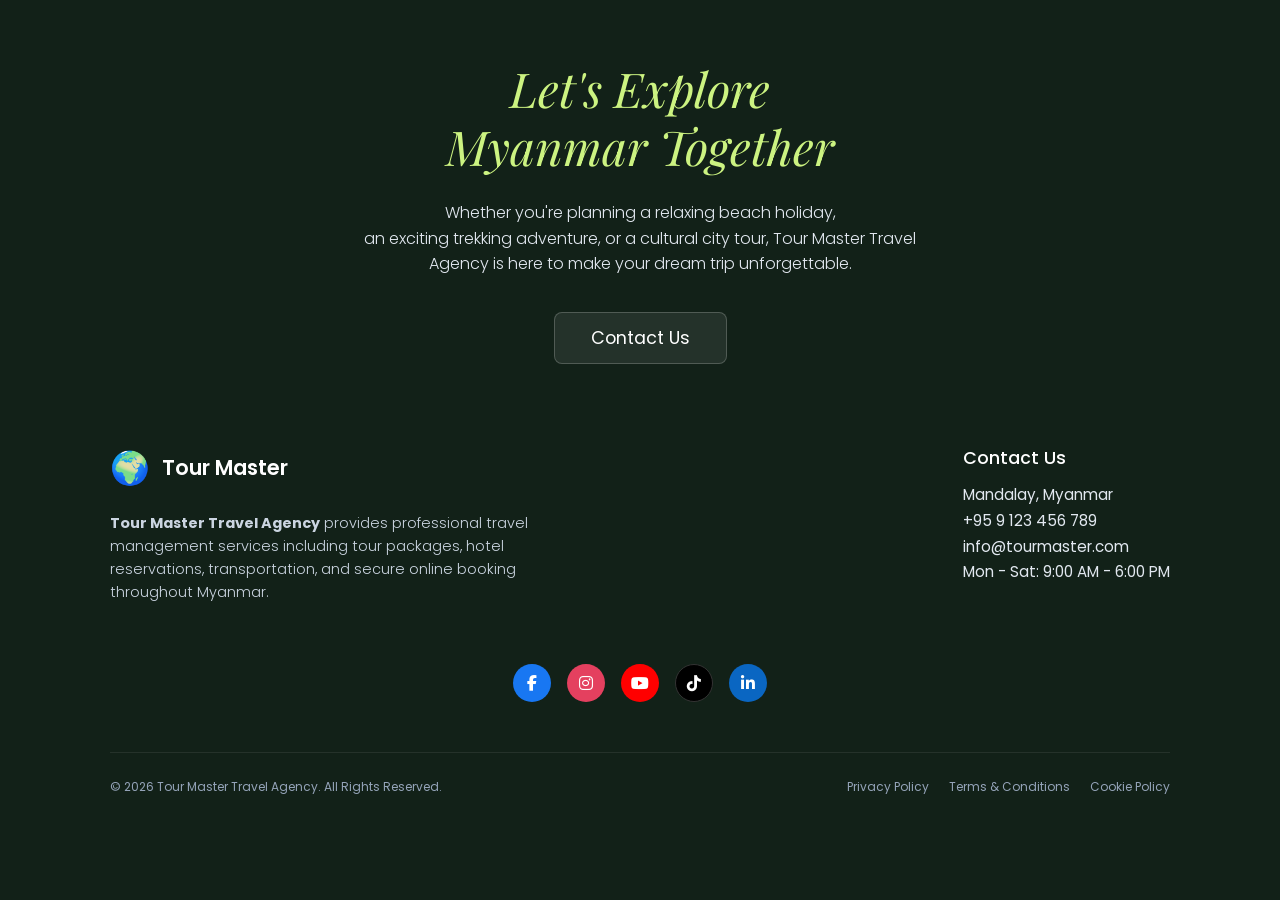
<file: contactus.html>
<!DOCTYPE html>
<html lang="my">
<head>
    <meta charset="UTF-8">
    <meta name="viewport" content="width=device-width, initial-scale=1.0">
    <title>Tour Master - Contact & Footer</title>
    <!-- Google Fonts -->
    <link rel="preconnect" href="https://fonts.googleapis.com">
    <link rel="preconnect" href="https://fonts.gstatic.com" crossorigin>
    <link href="https://fonts.googleapis.com/css2?family=Playfair+Display:ital,wght@1,400;1,600&family=Poppins:wght@300;400;500;600&display=swap" rel="stylesheet">
    <!-- FontAwesome for Social Icons -->
    <link rel="stylesheet" href="https://cdnjs.cloudflare.com/ajax/libs/font-awesome/6.4.0/css/all.min.css">
    
    <!-- CSS Link -->
    <link rel="stylesheet" href="style4.css">
</head>
<body>

    <!-- Main Footer & CTA Container -->
    <footer class="footer-section">
        
        <!-- CTA Banner Section -->
        <div class="cta-container">
            <h1 class="cta-title">Let's Explore<br>Myanmar Together</h1>
            <p class="cta-description">
                Whether you're planning a relaxing beach holiday,<br>
                an exciting trekking adventure, or a cultural city tour, Tour Master Travel<br>
                Agency is here to make your dream trip unforgettable.
            </p>
            <a href="#contact" class="btn-contact">Contact Us</a>
        </div>

        <!-- Main Footer Content -->
        <div class="footer-content" id="contact">
            <!-- Left Info Column -->
            <div class="footer-brand">
                <div class="brand-header">
                    <span class="logo-icon">🌍</span>
                    <h3 class="brand-name">Tour Master</h3>
                </div>
                <p class="brand-description">
                    <strong>Tour Master Travel Agency</strong> provides professional travel management services including tour packages, hotel reservations, transportation, and secure online booking throughout Myanmar.
                </p>
            </div>

            <!-- Right Contact Column -->
            <div class="footer-contact">
                <h4 class="contact-title">Contact Us</h4>
                <p class="contact-item">Mandalay, Myanmar</p>
                <p class="contact-item">+95 9 123 456 789</p>
                <p class="contact-item"><a href="mailto:info@tourmaster.com">info@tourmaster.com</a></p>
                <p class="contact-item">Mon - Sat: 9:00 AM - 6:00 PM</p>
            </div>
        </div>

        <!-- Social Icons Row -->
        <div class="social-links">
            <a href="#" class="social-icon facebook" title="Facebook"><i class="fab fa-facebook-f"></i></a>
            <a href="#" class="social-icon instagram" title="Instagram"><i class="fab fa-instagram"></i></a>
            <a href="#" class="social-icon youtube" title="YouTube"><i class="fab fa-youtube"></i></a>
            <a href="#" class="social-icon tiktok" title="TikTok"><i class="fab fa-tiktok"></i></a>
            <a href="#" class="social-icon linkedin" title="LinkedIn"><i class="fab fa-linkedin-in"></i></a>
        </div>

        <!-- Bottom Copyright Row -->
        <div class="footer-bottom">
            <p class="copyright">&copy; <span id="year">2026</span> Tour Master Travel Agency. All Rights Reserved.</p>
            <div class="legal-links">
                <a href="#">Privacy Policy</a>
                <a href="#">Terms & Conditions</a>
                <a href="#">Cookie Policy</a>
            </div>
        </div>

    </footer>

    <!-- JS Link -->
    <script src="script4.js"></script>
</body>
</html>
</file>
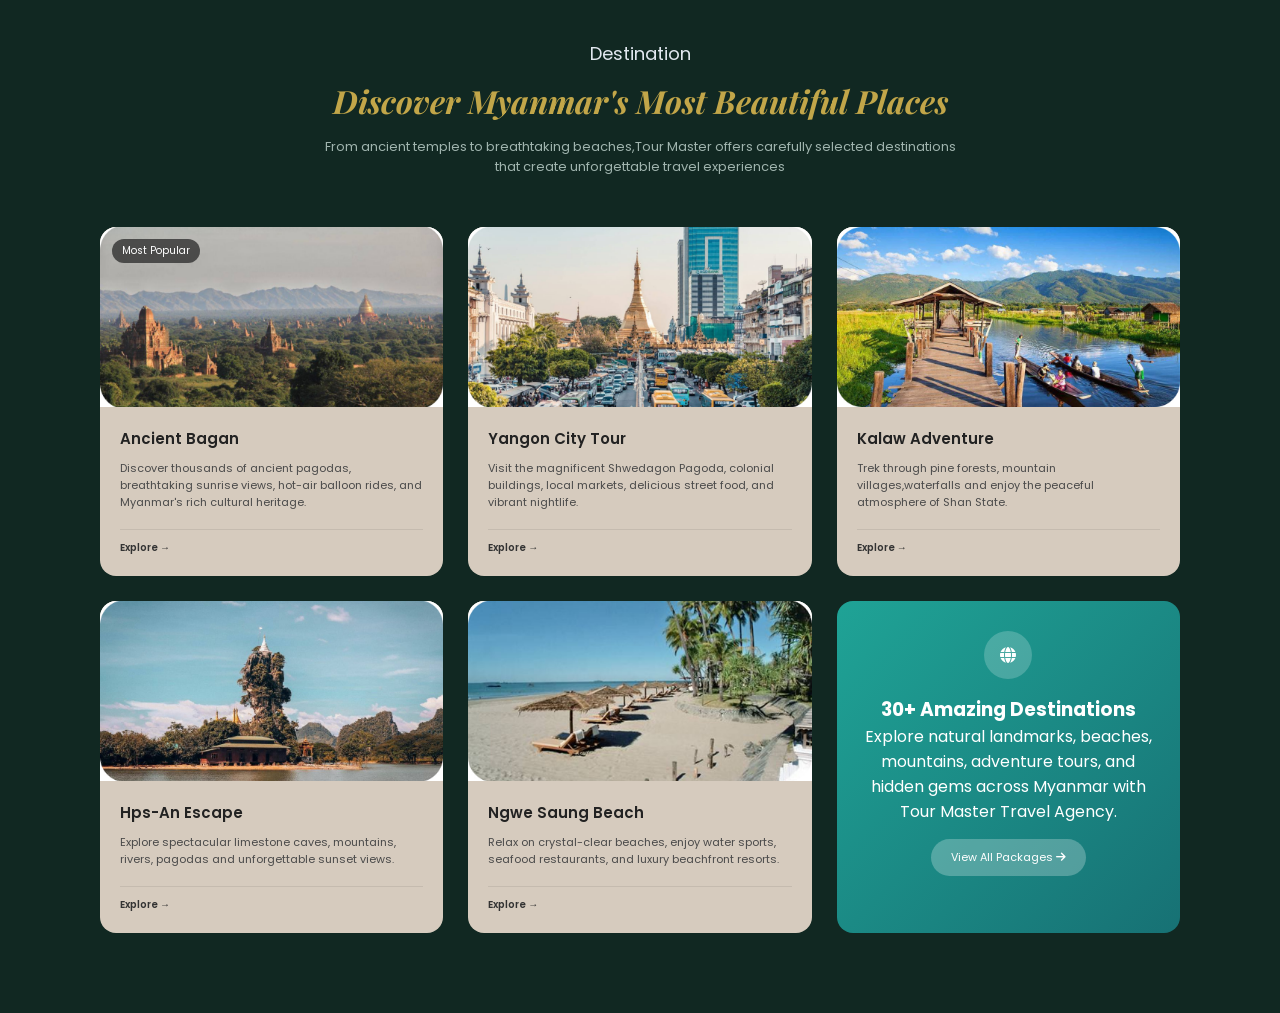
<file: destination.html>
<!DOCTYPE html>
<html lang="en">
<head>
    <meta charset="UTF-8">
    <meta name="viewport" content="width=device-width, initial-scale=1.0">
    <title>Document</title>
    <link rel="preconnect" href="https://fonts.googleapis.com">
    <link rel="preconnect" href="https://fonts.gstatic.com" crossorigin>
    <link href="https://fonts.googleapis.com/css2?family=Playfair+Display:ital,wght@1,500;1,600&family=Poppins:wght@300;400;500;600;700&display=swap" rel="stylesheet">
    <link rel="stylesheet" href="https://cdnjs.cloudflare.com/ajax/libs/font-awesome/6.5.1/css/all.min.css">
    <link rel="stylesheet" href="destination.css">
</head>
<body>
    <div class="destination-section" id="destination">
            <div class="section-header">
                <p class="section-tag">Destination</p>
                <h2 class="section-title">Discover Myanmar's Most Beautiful Places</h2>
                 <p class="section-subtitle">
                    From ancient temples to breathtaking beaches,Tour Master offers carefully selected destinations that create unforgettable travel experiences
                 </p>
            </div>
            <div class="cards-grid">
                <div class="destination-card">
                    <div class="card-img-wrapper">
                        <span class="badge">Most Popular</span>
                        <img src="p2.jpg" alt="Ancient Bagan">
                    </div>
                    <div class="card-content">
                        <h3>Ancient Bagan</h3>
                        <p>Discover thousands of ancient pagodas, breathtaking sunrise views, hot-air balloon rides, and Myanmar's rich cultural heritage.</p>
                        
                        <div class="card-footer">
                            
                            <a href="#" class="explore-link">Explore &rarr;</a>
                        </div>
                    </div>
                </div>
                <div class="destination-card">
                    <div class="card-img-wrapper">
                        <img src="p3.jpg" alt="Yangon City Tour">
                    </div>
                    <div class="card-content">
                        <h3>Yangon City Tour </h3>
                        <p>Visit the magnificent Shwedagon Pagoda, colonial buildings, local markets, delicious street food, and vibrant nightlife.</p>
                        
                        <div class="card-footer">
                            
                            <a href="#" class="explore-link">Explore &rarr;</a>
                        </div>
                    </div>
                </div>
                <div class="destination-card">
                    <div class="card-img-wrapper">
                        <img src="p4.jpg" alt="Kalaw Adventure">
                    </div>
                    <div class="card-content">
                        <h3>Kalaw Adventure </h3>
                        <p>Trek through pine forests, mountain villages,waterfalls and enjoy the peaceful atmosphere of Shan State.</p>
                        
                        <div class="card-footer">
                            
                            <a href="#" class="explore-link">Explore &rarr;</a>
                        </div>
                    </div>
                </div>
                <div class="destination-card">
                    <div class="card-img-wrapper">
                        <img src="p5.jpg" alt="Hps-An Escape">
                    </div>
                    <div class="card-content">
                        <h3>Hps-An Escape </h3>
                        <p>Explore spectacular limestone caves, mountains, rivers, pagodas and unforgettable sunset views.</p>
                        
                        <div class="card-footer">
                            
                            <a href="#" class="explore-link">Explore &rarr;</a>
                        </div>
                    </div>
                </div>
                <div class="destination-card">
                    <div class="card-img-wrapper">
                        <img src="p6.jpg" alt="Ngwe Saung Beach">
                    </div>
                    <div class="card-content">
                        <h3>Ngwe Saung Beach </h3>
                        <p>Relax on crystal-clear beaches, enjoy water sports, seafood restaurants, and luxury beachfront resorts.</p>
                        
                        <div class="card-footer">
                            
                            <a href="#" class="explore-link">Explore &rarr;</a>
                        </div>
                    </div>
                </div>
                <div class="promo-card">
                    <div class="promo-content">
                        <div class="promo-icon-circle">
                            <i class="fa-solid fa-globe"></i>
                        </div>
                        <h3>30+ Amazing Destinations </h3>
                        <p>Explore natural landmarks, beaches, mountains, adventure tours, and hidden gems across Myanmar with Tour Master Travel Agency.</p>
                        <a href="#packages" class="btn-promo">
                            View All Packages <i class="fa-solid fa-arrow-right"></i>
                        </a>
                    </div>
                </div>
            </div>
        </div>
        <script src="script.js"></script>
    
</body>
</html>
</file>
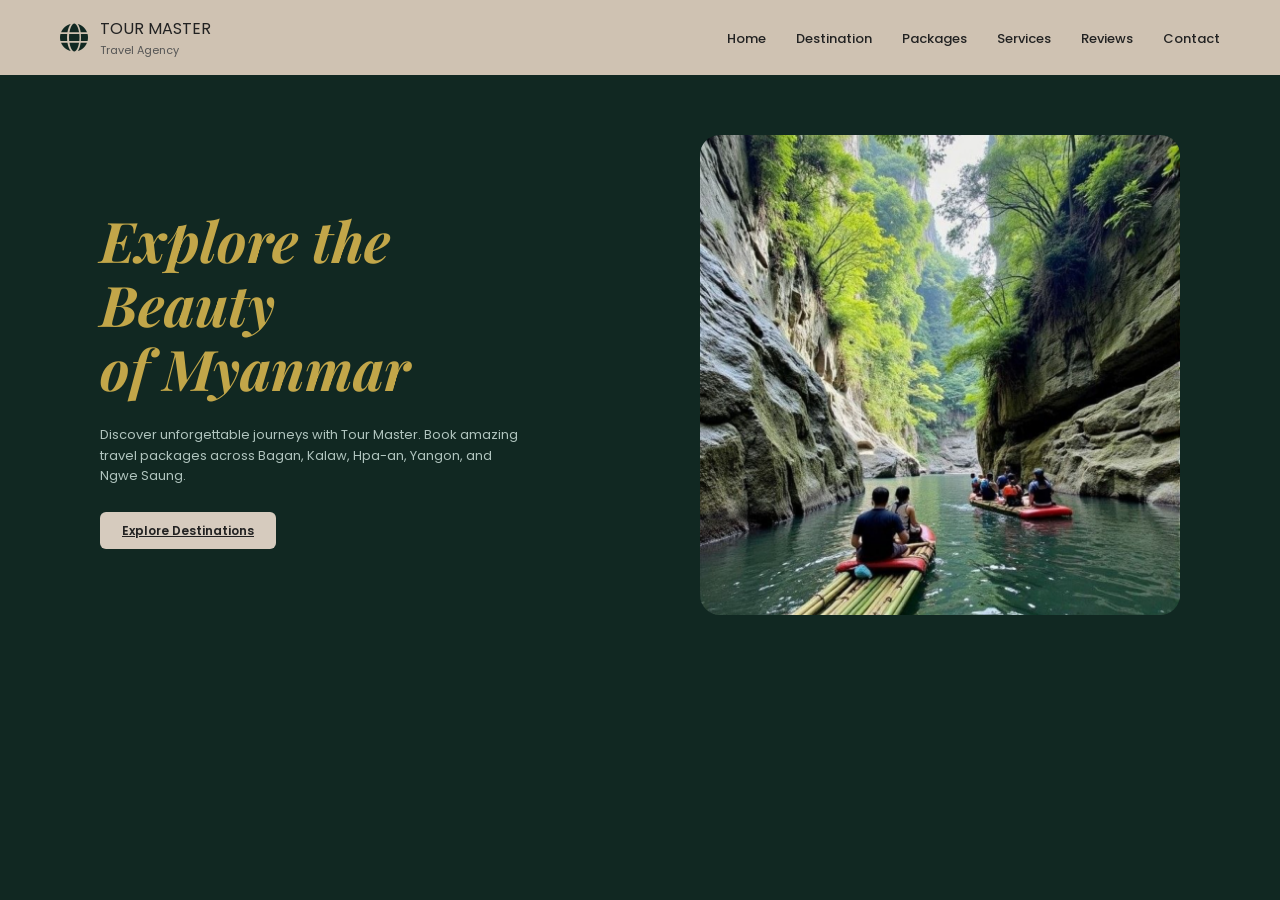
<file: home.html>
<!DOCTYPE html>
<html lang="en">
<head>
    <meta charset="UTF-8">
    <meta name="viewport" content="width=device-width, initial-scale=1.0">
    <title>Tour Master - Home</title>
    <link rel="preconnect" href="https://fonts.googleapis.com">
    <link rel="preconnect" href="https://fonts.gstatic.com" crossorigin>
    <link href="https://fonts.googleapis.com/css2?family=Playfair+Display:ital,wght@1,500;1,600&family=Poppins:wght@300;400;500;600;700&display=swap" rel="stylesheet">
    <link rel="stylesheet" href="https://cdnjs.cloudflare.com/ajax/libs/font-awesome/6.4.0/css/all.min.css">
    <link rel="stylesheet" href="home.css">
</head>
<body>

    <header class="navbar">
        <div class="logo">
            <i class="fa-solid fa-globe logo-icon"></i>
            <div class="logo-text">
                <span class="brand-name">TOUR MASTER</span>
                <span class="sub-name">Travel Agency</span>
            </div>
        </div>
        <nav>
            <ul class="nav-links">
                <li><a href="home.html" class="active">Home</a></li>
                <li><a href="destination.html">Destination</a></li>
                <li><a href="packages.html">Packages</a></li>
                <li><a href="ourservices.html">Services</a></li>
                <li><a href="reviews.html">Reviews</a></li>
                <li><a href="contactus.html">Contact</a></li>
            </ul>
        </nav>
    </header>

    <section class="hero-section" id="home">
        <div class="hero-container">
            <div class="hero-content">
                <h1 class="hero-title">Explore the<br>Beauty<br>of Myanmar</h1>
                <p class="hero-description">
                    Discover unforgettable journeys with Tour Master. Book amazing travel packages across Bagan, Kalaw, Hpa-an, Yangon, and Ngwe Saung.
                </p>
                <a href="destination.html" class="btn-primary">Explore Destinations</a>
            </div>
            <div class="hero-image-wrapper">
                <img src="p1.jpg" alt="Myanmar Adventure" class="hero-img">
            </div>
        </div>
    </section>

</body>
</html>
</file>
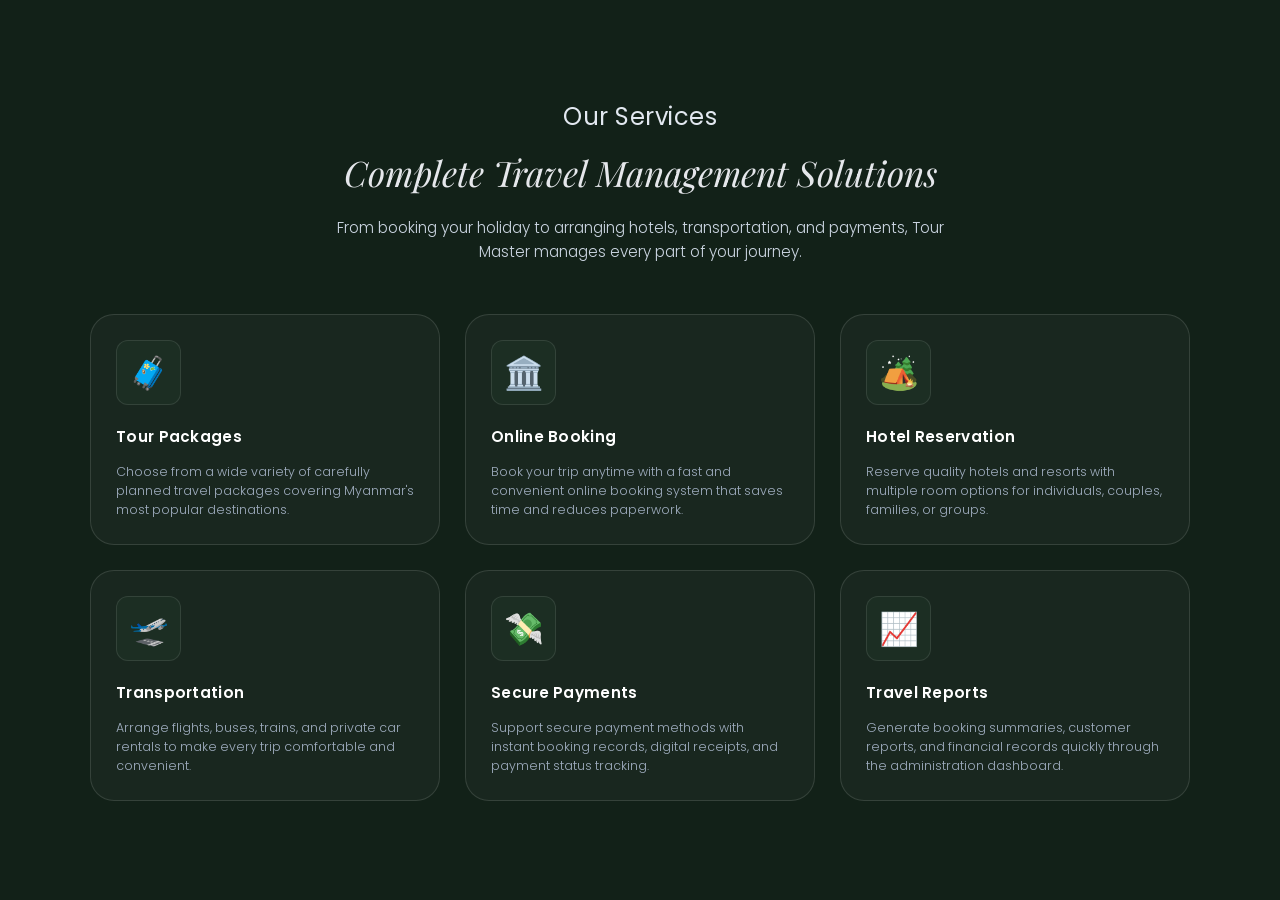
<file: ourservices.html>
<!DOCTYPE html>
<html lang="my">
<head>
    <meta charset="UTF-8">
    <meta name="viewport" content="width=device-width, initial-scale=1.0">
    <title>Our Services - Tour Master</title>
    <!-- Google Fonts -->
    <link rel="preconnect" href="https://fonts.googleapis.com">
    <link rel="preconnect" href="https://fonts.gstatic.com" crossorigin>
    <link href="https://fonts.googleapis.com/css2?family=Playfair+Display:ital,wght@1,400;1,600&family=Poppins:wght@300;400;500;600&display=swap" rel="stylesheet">
    
    <!-- CSS Link -->
    <link rel="stylesheet" href="style3.css">
</head>
<body>

    <section class="services-section">
        <!-- Header Section -->
        <h2 class="section-tag">Our Services</h2>
        <h1 class="section-title">Complete Travel Management Solutions</h1>
        <p class="section-description">
            From booking your holiday to arranging hotels, transportation, and payments, Tour Master manages every part of your journey.
        </p>

        <!-- Services Cards Container -->
        <div class="services-grid" id="servicesGrid"></div>
    </section>

    <!-- JS Link -->
    <script src="script3.js"></script>
</body>
</html>
</file>
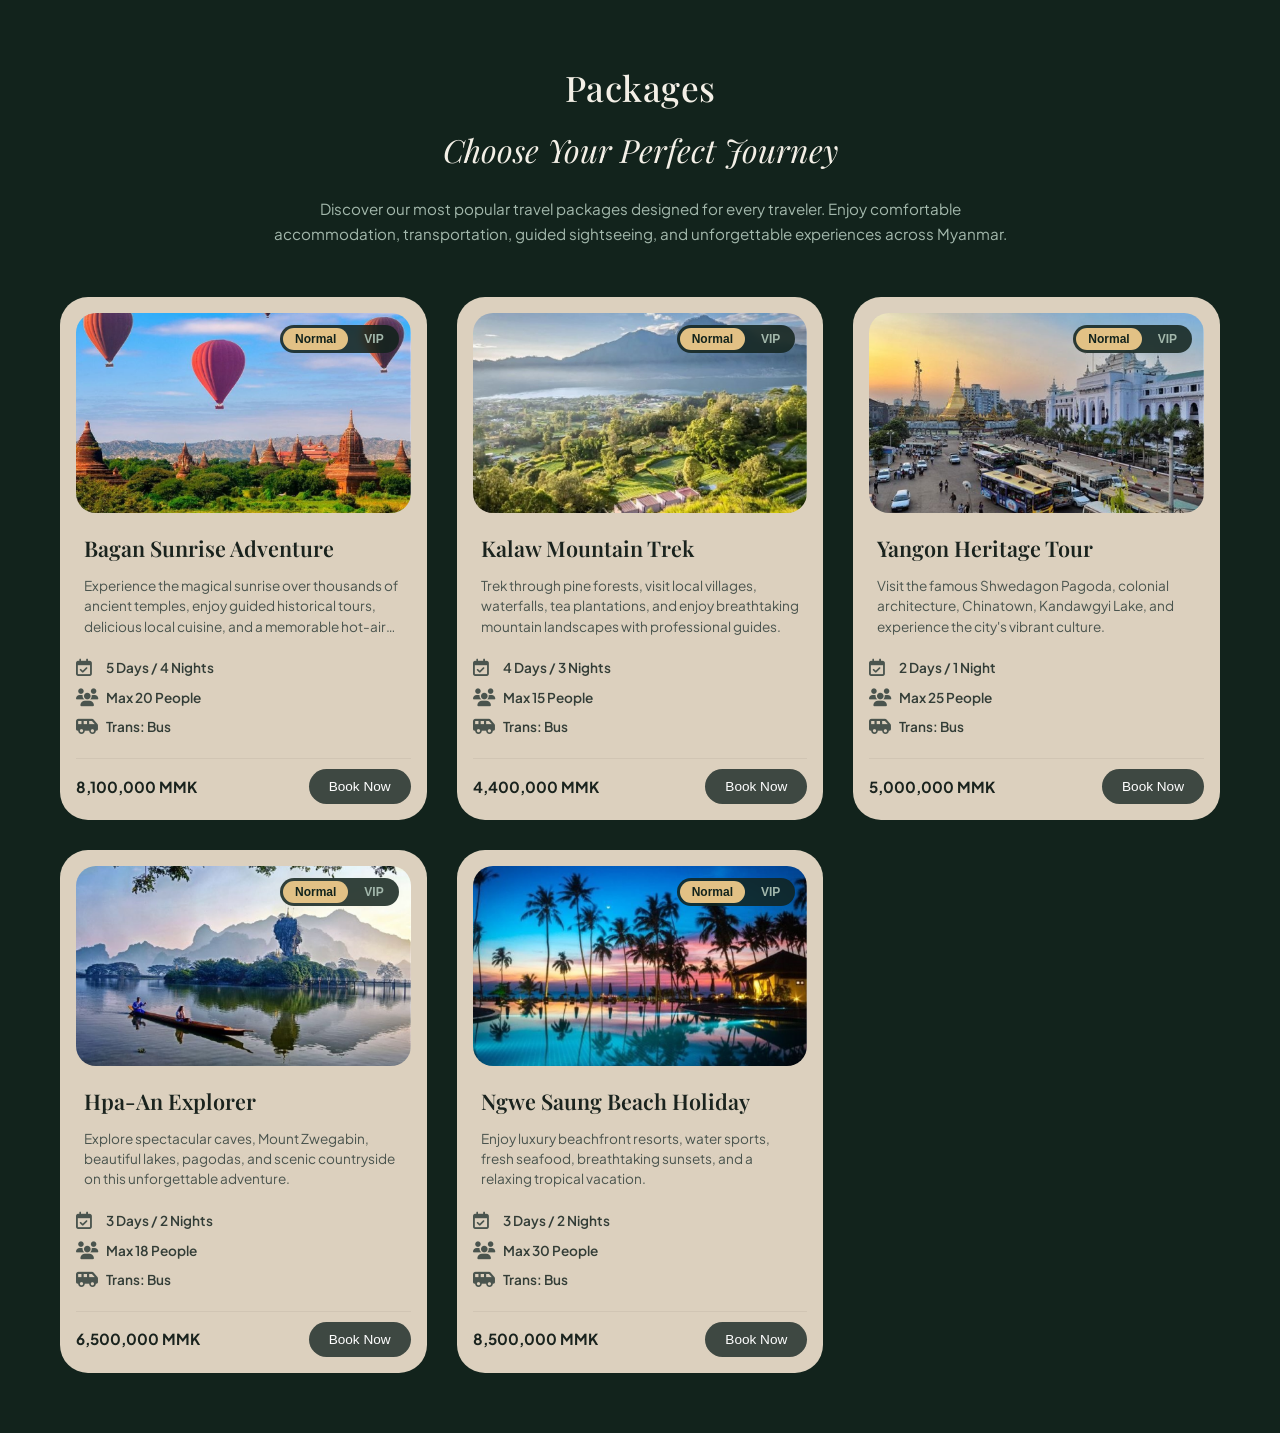
<file: packages.html>
<!DOCTYPE html>
<html lang="en">
<head>
    <meta charset="UTF-8">
    <meta name="viewport" content="width=device-width, initial-scale=1.0">
    <title>Tour Master - Travel Packages & Services</title>
    
    <!-- Google Fonts -->
    <link rel="preconnect" href="https://fonts.googleapis.com">
    <link rel="preconnect" href="https://fonts.gstatic.com" crossorigin>
    <link href="https://fonts.googleapis.com/css2?family=Playfair+Display:ital,wght@0,400..700;1,400..700&family=Plus+Jakarta+Sans:wght@300;400;500;600;700&display=swap" rel="stylesheet">
    
    <!-- FontAwesome Icons -->
    <link rel="stylesheet" href="https://cdnjs.cloudflare.com/ajax/libs/font-awesome/6.4.0/css/all.min.css">

    <!-- External CSS Link -->
    <link rel="stylesheet" href="style2.css">
</head>
<body>

    <!-- SECTION 1: PACKAGES SECTION -->
    <section class="container" id="packages-section">
        <div class="section-header">
            <h2>Packages</h2>
            <h3 class="subtitle">Choose Your Perfect Journey</h3>
            <p>Discover our most popular travel packages designed for every traveler. Enjoy comfortable accommodation, transportation, guided sightseeing, and unforgettable experiences across Myanmar.</p>
        </div>

        <!-- Dynamic Container for Package Cards -->
        <div class="packages-grid" id="packagesContainer">
            <!-- Rendered by JavaScript -->
        </div>
    </section>

    

    <!-- External JavaScript Link -->
    <script src="script2.js"></script>
</body>
</html>
</file>
<file: style4.css>
/* Base Reset */
* {
    margin: 0;
    padding: 0;
    box-sizing: border-box;
}

body {
    background-color: #122118; /* Dark forest green background */
    color: #ffffff;
    font-family: 'Poppins', sans-serif;
}

.footer-section {
    max-width: 1100px;
    margin: 0 auto;
    padding: 60px 20px 30px 20px;
}

/* Call to Action Section */
.cta-container {
    text-align: center;
    margin-bottom: 80px;
}

.cta-title {
    font-family: 'Playfair Display', serif;
    font-style: italic;
    font-size: 3rem;
    font-weight: 400;
    color: #ccf381; /* Light greenish-yellow color matching the image */
    line-height: 1.2;
    margin-bottom: 25px;
}

.cta-description {
    font-size: 1rem;
    color: #e2e8f0;
    line-height: 1.6;
    font-weight: 300;
    margin-bottom: 35px;
}

.btn-contact {
    display: inline-block;
    padding: 12px 36px;
    background-color: rgba(255, 255, 255, 0.08);
    color: #ffffff;
    text-decoration: none;
    font-size: 1.1rem;
    border-radius: 8px;
    border: 1px solid rgba(255, 255, 255, 0.2);
    transition: all 0.3s ease;
}

.btn-contact:hover {
    background-color: rgba(255, 255, 255, 0.2);
    border-color: rgba(255, 255, 255, 0.4);
    transform: translateY(-2px);
}

/* Footer Content Columns */
.footer-content {
    display: flex;
    justify-content: space-between;
    align-items: flex-start;
    gap: 40px;
    margin-bottom: 60px;
}

/* Left Brand Info */
.footer-brand {
    max-width: 450px;
}

.brand-header {
    display: flex;
    align-items: center;
    gap: 12px;
    margin-bottom: 20px;
}

.logo-icon {
    font-size: 2rem;
}

.brand-name {
    font-size: 1.3rem;
    font-weight: 600;
    color: #ffffff;
}

.brand-description {
    font-size: 0.9rem;
    color: #cbd5e1;
    line-height: 1.6;
    font-weight: 300;
}

/* Right Contact Info */
.footer-contact {
    text-align: left;
    font-size: 0.95rem;
    line-height: 1.7;
    color: #e2e8f0;
}

.contact-title {
    font-size: 1.1rem;
    font-weight: 500;
    margin-bottom: 8px;
    color: #ffffff;
}

.contact-item a {
    color: #e2e8f0;
    text-decoration: none;
    transition: color 0.2s;
}

.contact-item a:hover {
    color: #ccf381;
}

/* Social Icons */
.social-links {
    display: flex;
    justify-content: center;
    gap: 16px;
    margin-bottom: 50px;
}

.social-icon {
    width: 38px;
    height: 38px;
    border-radius: 50%;
    display: flex;
    align-items: center;
    justify-content: center;
    color: #ffffff;
    text-decoration: none;
    font-size: 1rem;
    background-color: #1e293b;
    transition: transform 0.2s ease;
}

.social-icon:hover {
    transform: translateY(-3px);
}

/* Brand Colors for Social Icons */
.social-icon.facebook { background-color: #1877f2; }
.social-icon.instagram { background-color: #e4405f; }
.social-icon.youtube { background-color: #ff0000; }
.social-icon.tiktok { background-color: #000000; border: 1px solid #333; }
.social-icon.linkedin { background-color: #0a66c2; }

/* Bottom Links & Copyright */
.footer-bottom {
    display: flex;
    justify-content: space-between;
    align-items: center;
    padding-top: 25px;
    border-top: 1px solid rgba(255, 255, 255, 0.08);
    font-size: 0.75rem;
    color: #94a3b8;
}

.legal-links {
    display: flex;
    gap: 20px;
}

.legal-links a {
    color: #94a3b8;
    text-decoration: none;
    transition: color 0.2s;
}

.legal-links a:hover {
    color: #ffffff;
}

/* Responsive Design */
@media (max-width: 768px) {
    .cta-title {
        font-size: 2.2rem;
    }

    .footer-content {
        flex-direction: column;
        gap: 30px;
    }

    .footer-bottom {
        flex-direction: column;
        gap: 15px;
        text-align: center;
    }
}
</file>
<file: destination.css>
:root {
    --bg-dark-green: #112822;
    --card-bg-sand: #d6cbbe;
    --accent-gold: #c2a649;
    --text-white: #ffffff;
    --text-dark: #222222;
    --nav-bg: #cfc2b2;
}

* {
    margin: 0;
    padding: 0;
    box-sizing: border-box;
}

body {
    font-family: 'Poppins', sans-serif;
    background-color: var(--bg-dark-green);
    color: var(--text-white);
}

/* Header & Navbar */


.brand-name {
    font-weight: 700;
    font-size: 16px;
}

.sub-name {
    font-size: 11px;
    color: #555;
}

.nav-links {
    display: flex;
    list-style: none;
    gap: 30px;
}

.nav-links a {
    text-decoration: none;
    color: var(--text-dark);
    font-size: 13px;
    font-weight: 500;
}

.nav-links a.active {
    font-weight: 700;
}

/* Destination Section Header */
.destination-section {
    padding: 40px 60px 80px 60px;
    max-width: 1200px;
    margin: 0 auto;
}

.section-header {
    text-align: center;
    margin-bottom: 50px;
}

.section-tag {
    font-size: 18px;
    color: #e2e8f0;
    margin-bottom: 12px;
}

.section-title {
    font-family: 'Playfair Display', serif;
    font-style: italic;
    font-size: 32px;
    color: var(--accent-gold);
    margin-bottom: 15px;
}

.section-subtitle {
    font-size: 13px;
    color: #a0b4ae;
    max-width: 650px;
    margin: 0 auto;
}

/* Grid Layout */
.cards-grid {
    display: grid;
    grid-template-columns: repeat(3, 1fr);
    gap: 25px;
}

/* Destination Card Style */
.destination-card {
    background-color: var(--card-bg-sand);
    border-radius: 16px;
    overflow: hidden;
    color: var(--text-dark);
    display: flex;
    flex-direction: column;
}

.card-img-wrapper {
    position: relative;
    height: 180px;
}

.card-img-wrapper img {
    width: 100%;
    height: 100%;
    object-fit: cover;
}

.badge {
    position: absolute;
    top: 12px;
    left: 12px;
    background-color: rgba(40, 40, 40, 0.75);
    color: #ffffff;
    font-size: 10px;
    padding: 4px 10px;
    border-radius: 12px;
}

.card-content {
    padding: 20px;
    display: flex;
    flex-direction: column;
    flex-grow: 1;
}

.card-content h3 {
    font-size: 15px;
    font-weight: 600;
    margin-bottom: 10px;
}

.card-content p {
    font-size: 11px;
    color: #4a4a4a;
    margin-bottom: 18px;
    flex-grow: 1;
}

.card-tags {
    display: flex;
    gap: 8px;
    margin-bottom: 20px;
}

.card-tags span {
    background-color: rgba(0, 0, 0, 0.55);
    color: #ffffff;
    font-size: 10px;
    padding: 4px 10px;
    border-radius: 12px;
}

.card-footer {
    display: flex;
    justify-content: space-between;
    align-items: flex-end;
    padding-top: 10px;
    border-top: 1px solid rgba(0, 0, 0, 0.08);
}



.explore-link {
    text-decoration: none;
    color: #333333;
    font-size: 10px;
    font-weight: 600;
}

/* Promo Card Style */
.promo-card {
    background: linear-gradient(135deg, #1fa396 0%, #177174 100%);
    border-radius: 16px;
    padding: 30px 24px;
    text-align: center;
    color: #ffffff;
}

.promo-icon-circle {
    width: 48px;
    height: 48px;
    border-radius: 50%;
    background-color: rgba(255, 255, 255, 0.2);
    display: flex;
    align-items: center;
    justify-content: center;
    margin: 0 auto 16px auto;
}

.btn-promo {
    background-color: rgba(255, 255, 255, 0.25);
    color: #ffffff;
    text-decoration: none;
    padding: 10px 20px;
    border-radius: 20px;
    font-size: 11px;
    display: inline-block;
    margin-top: 15px;
}
/* Destination Card နှင့် Promo Card နှစ်ခုလုံး Cursor တင်လျှင် ကြွလာစေရန် */
.destination-card, .promo-card {
    transition: transform 0.3s ease, box-shadow 0.3s ease;
}

.destination-card:hover, .promo-card:hover {
    cursor: pointer;
    transform: translateY(-8px);
    box-shadow: 0 12px 24px rgba(0, 0, 0, 0.3);
}
</file>
<file: home.css>
:root{
    --bg-dark-green: #112822;
    --card-bg-sand: #d6cbbe;
    --card-hover-bg: #e1d8cc;
    --accent-gold: #c2a649;
    --promo-gradient: linear-gradient(135deg, #1fa396 0%, #177174 100%);
    --text-white: #ffffff;
    --text-dark: #222222;
    --nav-bg: #cfc2b2;
}
*{
    margin: 0;
    padding: 0;
    box-sizing: border-box;
}
body{
    font-family: 'Poppins', sans-serif;
    background-color: var(--bg-dark-green);
    color: var(--text-white);
    line-height: 1.6;
}
.navbar{
    display: flex;
    justify-self: space-between;
    align-items: center;
    background-color: var(--nav-bg);
    padding: 16px 60px;
    width: 100%;
    box-sizing: border-box;
    color: var(--text-dark)
}
.navbar nav{
    display: flex;
    justify-content: flex-end;
    flex: 1;
}
.logo{
    display: flex;
    align-items: center;
    gap: 12px;
}
.logo-icon{
    font-size: 28px;
    color: #112822;
}
.logo-text{
    display: flex;
    flex-direction: column;
}
.branch-name{
    font-weight: 700;
    font-size: 16px;
    letter-spacing: 1px;
    line-height: 1.2;
}
.sub-name{
    font-size: 11px;
    color: #555;
}
.nav-links{
   display: flex;
   align-items: center;
   list-style: none;
   gap: 30px;
   margin: 0;
   padding: 0;
}
.nav-links a{
    text-decoration:none;
    color: var(--text-dark);
    font-size: 13px;
    font-weight: 500;
    transition: color 0.3s;
    white-space: nowrap;
}
.nav-links a:hover,
.nav-links a:active{
    font-weight:700;
}
.hero-section{
    padding: 60px;
    max-width: 1200px;
    margin: 0 auto;
}
.hero-container{
    display: flex;
    align-items: center;
    justify-content: space-between;
    gap: 40px;
}
.hero-content{
    flex: 1;
}
.hero-title{
    font-family: 'Playfair Display', serif;
    font-style: italic;
    font-size: 56px;
    color: var(--accent-gold);
    line-height: 1.15;
    margin-bottom: 24px;
}
.hero-description{
    font-size: 13px;
    color: #b0c4be;
    max-width: 420px;
    margin-bottom: 30px;
    line-height: 1.6;
}
.btn-primary{
    background-color: var(--card-bg-sand);
    color: var(--text-dark);
    border: none;
    padding: 10px 22px;
    border-radius: 6px;
    font-size: 12px;
    font-weight: 600;
    cursor: pointer;
    transition: backgroud 0.3s ease;
}
.btn-primary:hover{
    background-color: var(--card-hover-bg);

}
.hero-image-wrapper{
    flex: 1;
    display: flex;
    justify-content: flex-end;
}
.hero-img{
    width: 100%;
    max-width: 480px;
    height: 480px;
    object-fit: cover;
    border-radius: 20px;
}
</file>
<file: style3.css>
/* Base Reset */
* {
    margin: 0;
    padding: 0;
    box-sizing: border-box;
}

body {
    background-color: #122118; /* Dark forest green background */
    color: #ffffff;
    font-family: 'Poppins', sans-serif;
    display: flex;
    justify-content: center;
    align-items: center;
    min-height: 100vh;
    padding: 60px 20px;
}

.services-section {
    max-width: 1100px;
    width: 100%;
    text-align: center;
}

/* Header Styles */
.section-tag {
    font-size: 1.5rem;
    font-weight: 400;
    letter-spacing: 0.5px;
    margin-bottom: 15px;
    color: #e2e8f0;
}

.section-title {
    font-family: 'Playfair Display', serif;
    font-style: italic;
    font-size: 2.2rem;
    font-weight: 400;
    color: #e5e7eb;
    margin-bottom: 20px;
}

.section-description {
    font-size: 0.95rem;
    color: #cbd5e1;
    max-width: 650px;
    margin: 0 auto 50px auto;
    line-height: 1.6;
    font-weight: 300;
}

/* Grid Layout for Cards */
.services-grid {
    display: grid;
    grid-template-columns: repeat(3, 1fr);
    gap: 25px;
}

/* Card Component */
.service-card {
    background-color: rgba(255, 255, 255, 0.03);
    border: 1px solid rgba(255, 255, 255, 0.12);
    border-radius: 24px;
    padding: 25px;
    text-align: left;
    transition: all 0.3s ease;
    display: flex;
    flex-direction: column;
    gap: 15px;
}

.service-card:hover {
    transform: translateY(-5px);
    border-color: rgba(255, 255, 255, 0.3);
    background-color: rgba(255, 255, 255, 0.06);
}

/* Icon Box */
.icon-box {
    width: 65px;
    height: 65px;
    background-color: #1c2e23;
    border: 1px solid rgba(255, 255, 255, 0.1);
    border-radius: 12px;
    display: flex;
    align-items: center;
    justify-content: center;
    font-size: 32px;
    margin-bottom: 5px;
}

/* Text Styles inside Card */
.card-title {
    font-size: 0.95rem;
    font-weight: 600;
    color: #ffffff;
    letter-spacing: 0.3px;
}

.card-description {
    font-size: 0.78rem;
    color: #a0aec0;
    line-height: 1.5;
    font-weight: 300;
}

/* Responsive Design */
@media (max-width: 900px) {
    .services-grid {
        grid-template-columns: repeat(2, 1fr);
    }
}

@media (max-width: 600px) {
    .services-grid {
        grid-template-columns: 1fr;
    }
    .section-title {
        font-size: 1.8rem;
    }
}
</file>
<file: style2.css>
/* ==========================================================================
   1. CSS VARIABLES & BASE STYLES
   ========================================================================== */
:root {
    --bg-dark: #12231c;
    --card-beige: #dcd0be;
    --card-dark: #1a3026;
    --border-dark: #274738;
    --text-light: #f3efe6;
    --text-muted: #a3b8ac;
    --text-dark: #1e2822;
    --btn-dark: #3e4842;
    --btn-hover: #2a332d;
    --accent-gold: #e2c185;
    
    --font-title: 'Playfair Display', serif;
    --font-body: 'Plus Jakarta Sans', sans-serif;
}

* {
    box-sizing: border-box;
    margin: 0;
    padding: 0;
}

body {
    background-color: var(--bg-dark);
    color: var(--text-light);
    font-family: var(--font-body);
    line-height: 1.6;
    -webkit-font-smoothing: antialiased;
}

.container {
    max-width: 1200px;
    margin: 0 auto;
    padding: 60px 20px;
}

/* Section Header Styling */
.section-header {
    text-align: center;
    max-width: 750px;
    margin: 0 auto 50px auto;
}

.section-header h2 {
    font-family: var(--font-title);
    font-size: 2.2rem;
    font-weight: 500;
    letter-spacing: 0.5px;
    margin-bottom: 8px;
}

.section-header h3.subtitle {
    font-family: var(--font-title);
    font-size: 2rem;
    font-style: italic;
    color: var(--text-light);
    font-weight: 400;
    margin-bottom: 20px;
}

.section-header p {
    color: var(--text-muted);
    font-size: 0.95rem;
    line-height: 1.7;
}

/* ==========================================================================
   2. SECTION 1: PACKAGES SECTION
   ========================================================================== */
.packages-grid {
    display: grid;
    grid-template-columns: repeat(auto-fill, minmax(340px, 1fr));
    gap: 30px;
}

.package-card {
    background-color: var(--card-beige);
    color: var(--text-dark);
    border-radius: 28px;
    padding: 16px;
    display: flex;
    flex-direction: column;
    justify-content: space-between;
    transition: transform 0.3s ease, box-shadow 0.3s ease;
}

.package-card:hover {
    transform: translateY(-5px);
    box-shadow: 0 12px 30px rgba(0, 0, 0, 0.3);
}

.package-img-wrapper {
    width: 100%;
    height: 200px;
    border-radius: 20px;
    overflow: hidden;
    margin-bottom: 18px;
    position: relative;
}

.package-img-wrapper img {
    width: 100%;
    height: 100%;
    object-fit: cover;
}

.package-type-badge {
    position: absolute;
    top: 12px;
    right: 12px;
    background: rgba(18, 35, 28, 0.85);
    color: var(--accent-gold);
    font-size: 0.75rem;
    font-weight: 600;
    padding: 4px 12px;
    border-radius: 20px;
    backdrop-filter: blur(4px);
}

.package-content {
    padding: 0 8px;
    display: flex;
    flex-direction: column;
    flex-grow: 1;
}

.package-title {
    font-family: var(--font-title);
    font-size: 1.35rem;
    font-weight: 600;
    color: #1a231e;
    margin-bottom: 10px;
}

.package-desc {
    font-size: 0.85rem;
    color: #4a544e;
    margin-bottom: 20px;
    line-height: 1.5;
    display: -webkit-box;
    -webkit-line-clamp: 3;
    line-clamp: 3;
    -webkit-box-orient: vertical;
    overflow: hidden;
}

.package-details {
    margin-top: auto;
    display: flex;
    flex-direction: column;
    gap: 8px;
    margin-bottom: 20px;
}

.detail-item {
    display: flex;
    align-items: center;
    gap: 10px;
    font-size: 0.85rem;
    font-weight: 600;
    color: #333d37;
}

.detail-item i {
    font-size: 1.1rem;
    width: 20px;
    color: #4a544e;
}

.package-footer {
    display: flex;
    align-items: center;
    justify-content: space-between;
    padding-top: 10px;
    border-top: 1px solid rgba(0,0,0,0.05);
}

.package-price {
    font-size: 0.95rem;
    font-weight: 700;
    color: #1a231e;
}

.btn-book {
    background-color: var(--btn-dark);
    color: #ffffff;
    border: none;
    padding: 10px 20px;
    border-radius: 20px;
    font-size: 0.85rem;
    font-weight: 500;
    cursor: pointer;
    transition: background-color 0.2s ease;
}

.btn-book:hover {
    background-color: var(--btn-hover);
}



/* ==========================================================================
   4. RESPONSIVE MEDIA QUERIES
   ========================================================================== */
@media (max-width: 768px) {
    .section-header h2 { font-size: 1.8rem; }
    .section-header h3.subtitle { font-size: 1.5rem; }
    .packages-grid, .services-grid {
        grid-template-columns: 1fr;
    }
}
/* VIP / Normal Switcher Button Styles */
.type-switcher {
    position: absolute;
    top: 12px;
    right: 12px;
    background: rgba(18, 35, 28, 0.85);
    border-radius: 20px;
    padding: 3px;
    display: flex;
    gap: 4px;
    backdrop-filter: blur(4px);
}

.switcher-btn {
    background: transparent;
    border: none;
    color: var(--text-muted);
    font-size: 0.75rem;
    font-weight: 600;
    padding: 4px 12px;
    border-radius: 16px;
    cursor: pointer;
    transition: all 0.2s ease;
}

.switcher-btn.active {
    background-color: var(--accent-gold);
    color: #12231c;
}
/* VIP / Normal Switcher Button Styles */
.type-switcher {
    position: absolute;
    top: 12px;
    right: 12px;
    background: rgba(18, 35, 28, 0.85);
    border-radius: 20px;
    padding: 3px;
    display: flex;
    gap: 4px;
    backdrop-filter: blur(4px);
}

.switcher-btn {
    background: transparent;
    border: none;
    color: var(--text-muted);
    font-size: 0.75rem;
    font-weight: 600;
    padding: 4px 12px;
    border-radius: 16px;
    cursor: pointer;
    transition: all 0.2s ease;
}

.switcher-btn.active {
    background-color: var(--accent-gold);
    color: #12231c;
}
</file>
